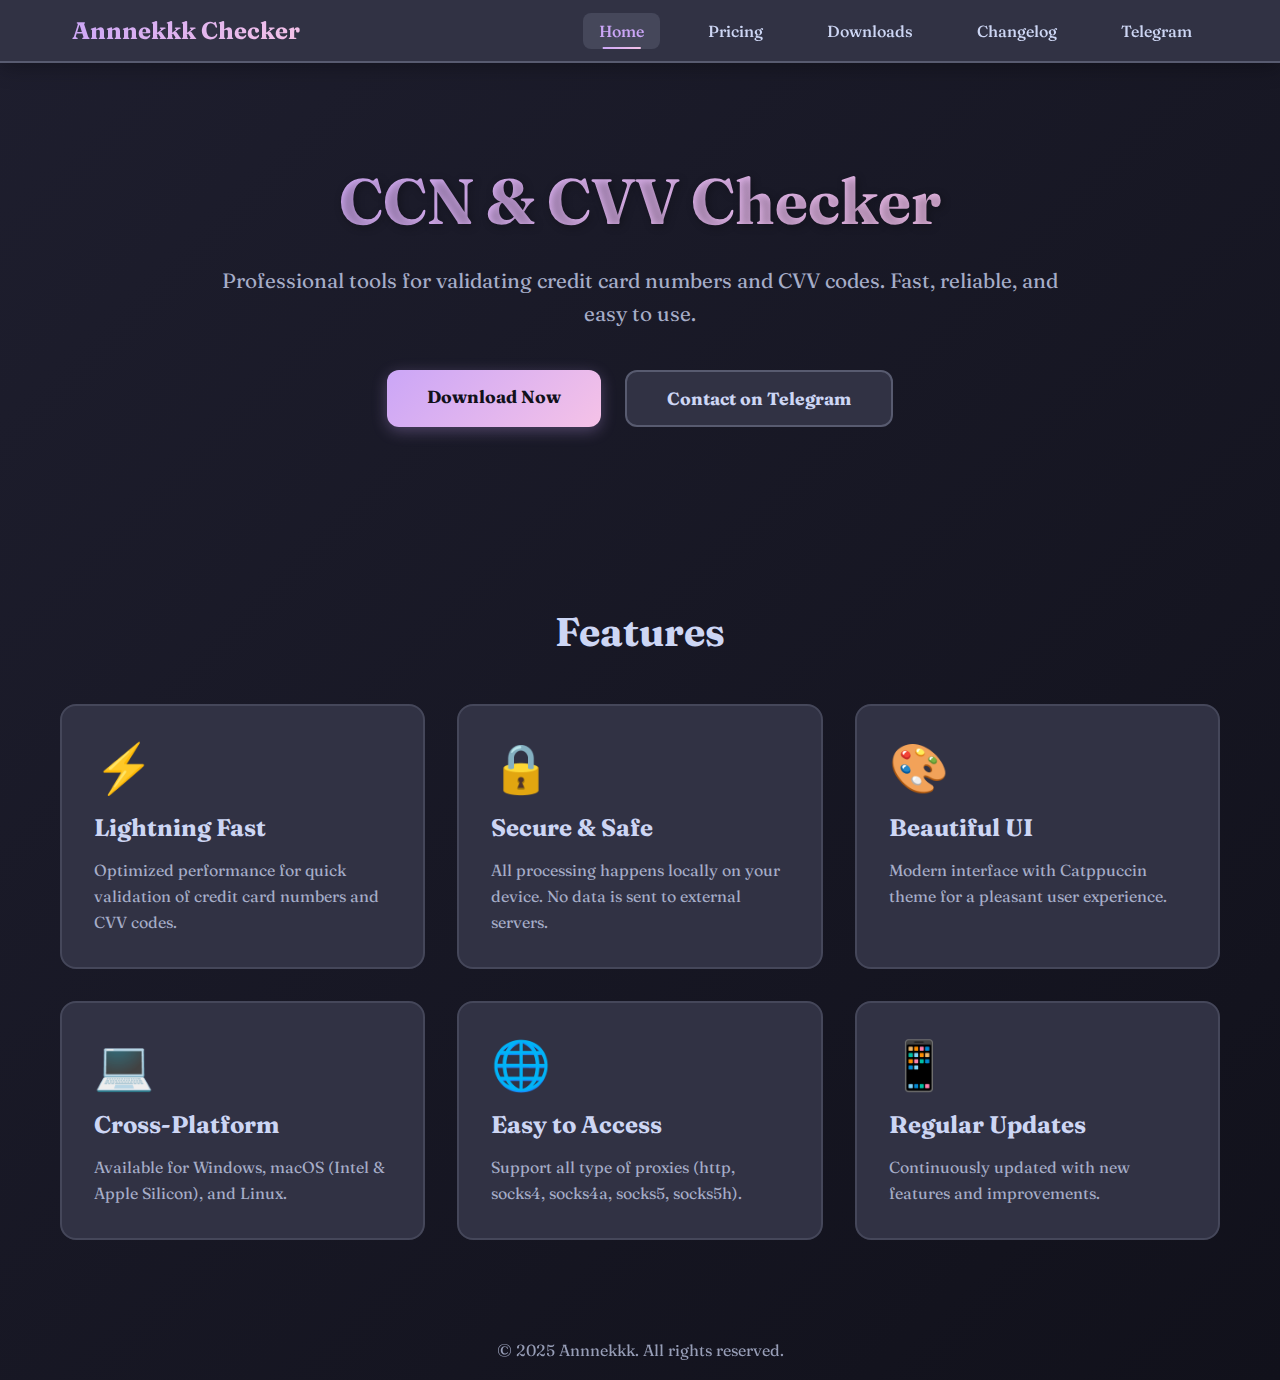
<file: index.html>
<!DOCTYPE html>
<html lang="en">
<head>
    <meta charset="UTF-8">
    <meta name="viewport" content="width=device-width, initial-scale=1.0">
    <title>Annnekkk Checker - Professional Card Validation Tools</title>

    <!-- SEO Meta Tags -->
    <meta name="description" content="Professional CCN and CVV checker tools. Fast, secure, and cross-platform validation with proxy support. Available for Windows, macOS, and Linux.">
    <meta name="keywords" content="CCN checker, CVV checker, card validator, credit card checker, proxy support, Windows, macOS, Linux">
    <meta name="author" content="Annnekkk">
    <meta name="robots" content="index, follow">

    <!-- Open Graph / Facebook -->
    <meta property="og:type" content="website">
    <meta property="og:url" content="https://checker.annnekkk.com/">
    <meta property="og:title" content="Annnekkk Checker - Professional Card Validation Tools">
    <meta property="og:description" content="Professional CCN and CVV checker tools. Fast, secure, and cross-platform validation with proxy support.">
    <meta property="og:image" content="https://checker.annnekkk.com/assets/favicon.png">

    <!-- Twitter -->
    <meta property="twitter:card" content="summary_large_image">
    <meta property="twitter:url" content="https://checker.annnekkk.com/">
    <meta property="twitter:title" content="Annnekkk Checker - Professional Card Validation Tools">
    <meta property="twitter:description" content="Professional CCN and CVV checker tools. Fast, secure, and cross-platform validation with proxy support.">
    <meta property="twitter:image" content="https://checker.annnekkk.com/assets/favicon.png">

    <!-- Telegram -->
    <meta name="telegram:channel" content="@checkerforrent">

    <!-- Favicon -->
    <link rel="icon" type="image/png" href="assets/favicon.png">
    <link rel="apple-touch-icon" href="assets/favicon.png">

    <!-- Google Fonts - Fraunces -->
    <link rel="preconnect" href="https://fonts.googleapis.com">
    <link rel="preconnect" href="https://fonts.gstatic.com" crossorigin>
    <link href="https://fonts.googleapis.com/css2?family=Fraunces:ital,opsz,wght@0,9..144,100..900;1,9..144,100..900&display=swap" rel="stylesheet">

    <!-- External Stylesheet -->
    <link rel="stylesheet" href="assets/styles.css">

    <!-- Analytics -->
    <script src="js/analytics.js"></script>
</head>
<body>
    <!-- Navigation -->
    <nav>
        <div class="nav-container">
            <a href="/" class="nav-brand">Annnekkk Checker</a>
            <button class="nav-toggle" onclick="toggleNav()">☰</button>
            <ul class="nav-links" id="navLinks">
                <li><a href="/" class="active">Home</a></li>
                <li><a href="/pricing">Pricing</a></li>
                <li><a href="/downloads">Downloads</a></li>
                <li><a href="/changelog">Changelog</a></li>
                <li><a href="https://t.me/checkerforrent" target="_blank">Telegram</a></li>
            </ul>
        </div>
    </nav>

    <!-- Hero Section -->
    <section class="hero">
        <h1>CCN & CVV Checker</h1>
        <p>Professional tools for validating credit card numbers and CVV codes. Fast, reliable, and easy to use.</p>
        <div class="hero-buttons">
            <a href="/downloads" class="btn btn-primary">Download Now</a>
            <a href="https://t.me/checkerforrent" class="btn btn-secondary" target="_blank">Contact on Telegram</a>
        </div>
    </section>

    <!-- Features Section -->
    <section class="features">
        <h2>Features</h2>
        <div class="features-grid">
            <div class="feature-card">
                <div class="feature-icon">⚡</div>
                <h3>Lightning Fast</h3>
                <p>Optimized performance for quick validation of credit card numbers and CVV codes.</p>
            </div>

            <div class="feature-card">
                <div class="feature-icon">🔒</div>
                <h3>Secure & Safe</h3>
                <p>All processing happens locally on your device. No data is sent to external servers.</p>
            </div>

            <div class="feature-card">
                <div class="feature-icon">🎨</div>
                <h3>Beautiful UI</h3>
                <p>Modern interface with Catppuccin theme for a pleasant user experience.</p>
            </div>

            <div class="feature-card">
                <div class="feature-icon">💻</div>
                <h3>Cross-Platform</h3>
                <p>Available for Windows, macOS (Intel & Apple Silicon), and Linux.</p>
            </div>

            <div class="feature-card">
                <div class="feature-icon">🌐</div>
                <h3>Easy to Access</h3>
                <p>Support all type of proxies (http, socks4, socks4a, socks5, socks5h).</p>
            </div>

            <div class="feature-card">
                <div class="feature-icon">📱</div>
                <h3>Regular Updates</h3>
                <p>Continuously updated with new features and improvements.</p>
            </div>
        </div>
    </section>

    <!-- Footer -->
    <footer>
        <p>&copy; 2025 Annnekkk. All rights reserved.</p>
    </footer>

    <!-- Mobile Navigation Script -->
    <script>
        function toggleNav() {
            const navLinks = document.getElementById('navLinks');
            navLinks.classList.toggle('active');
        }
    </script>
</body>
</html>
</file>
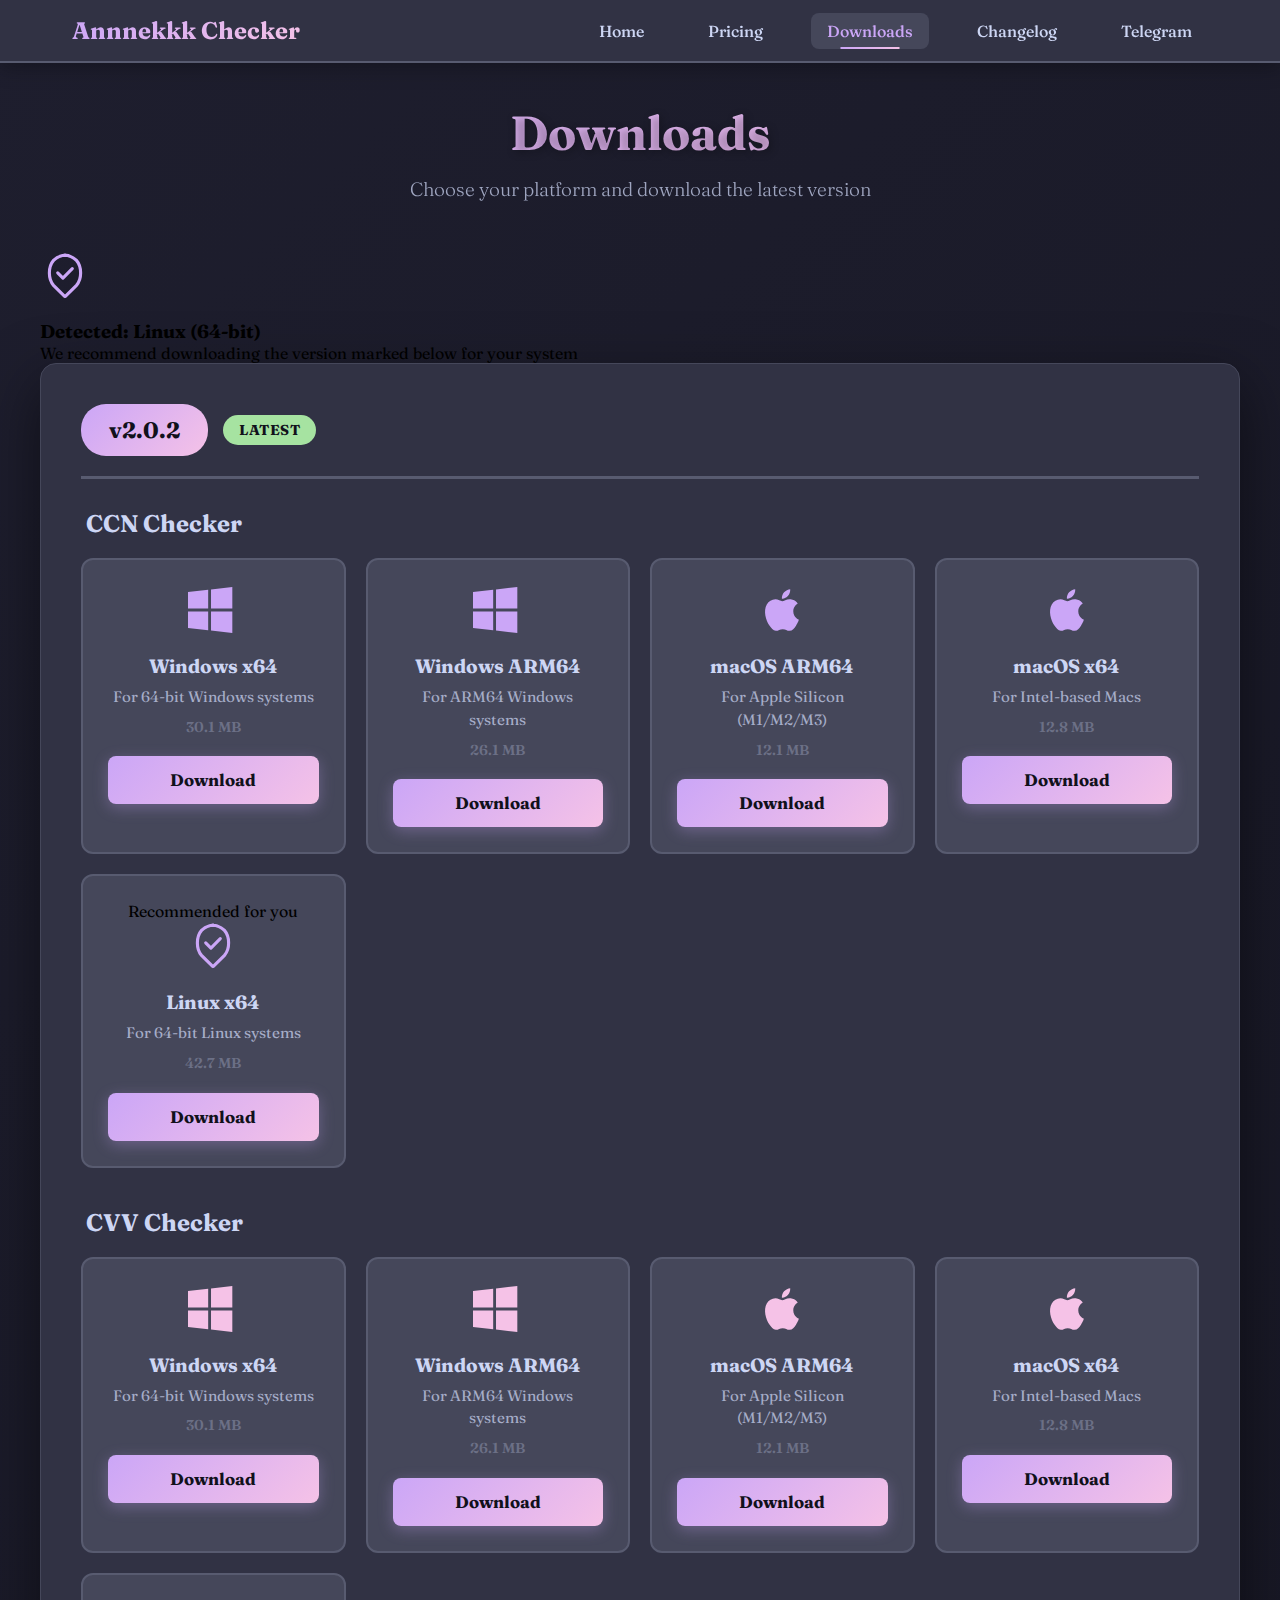
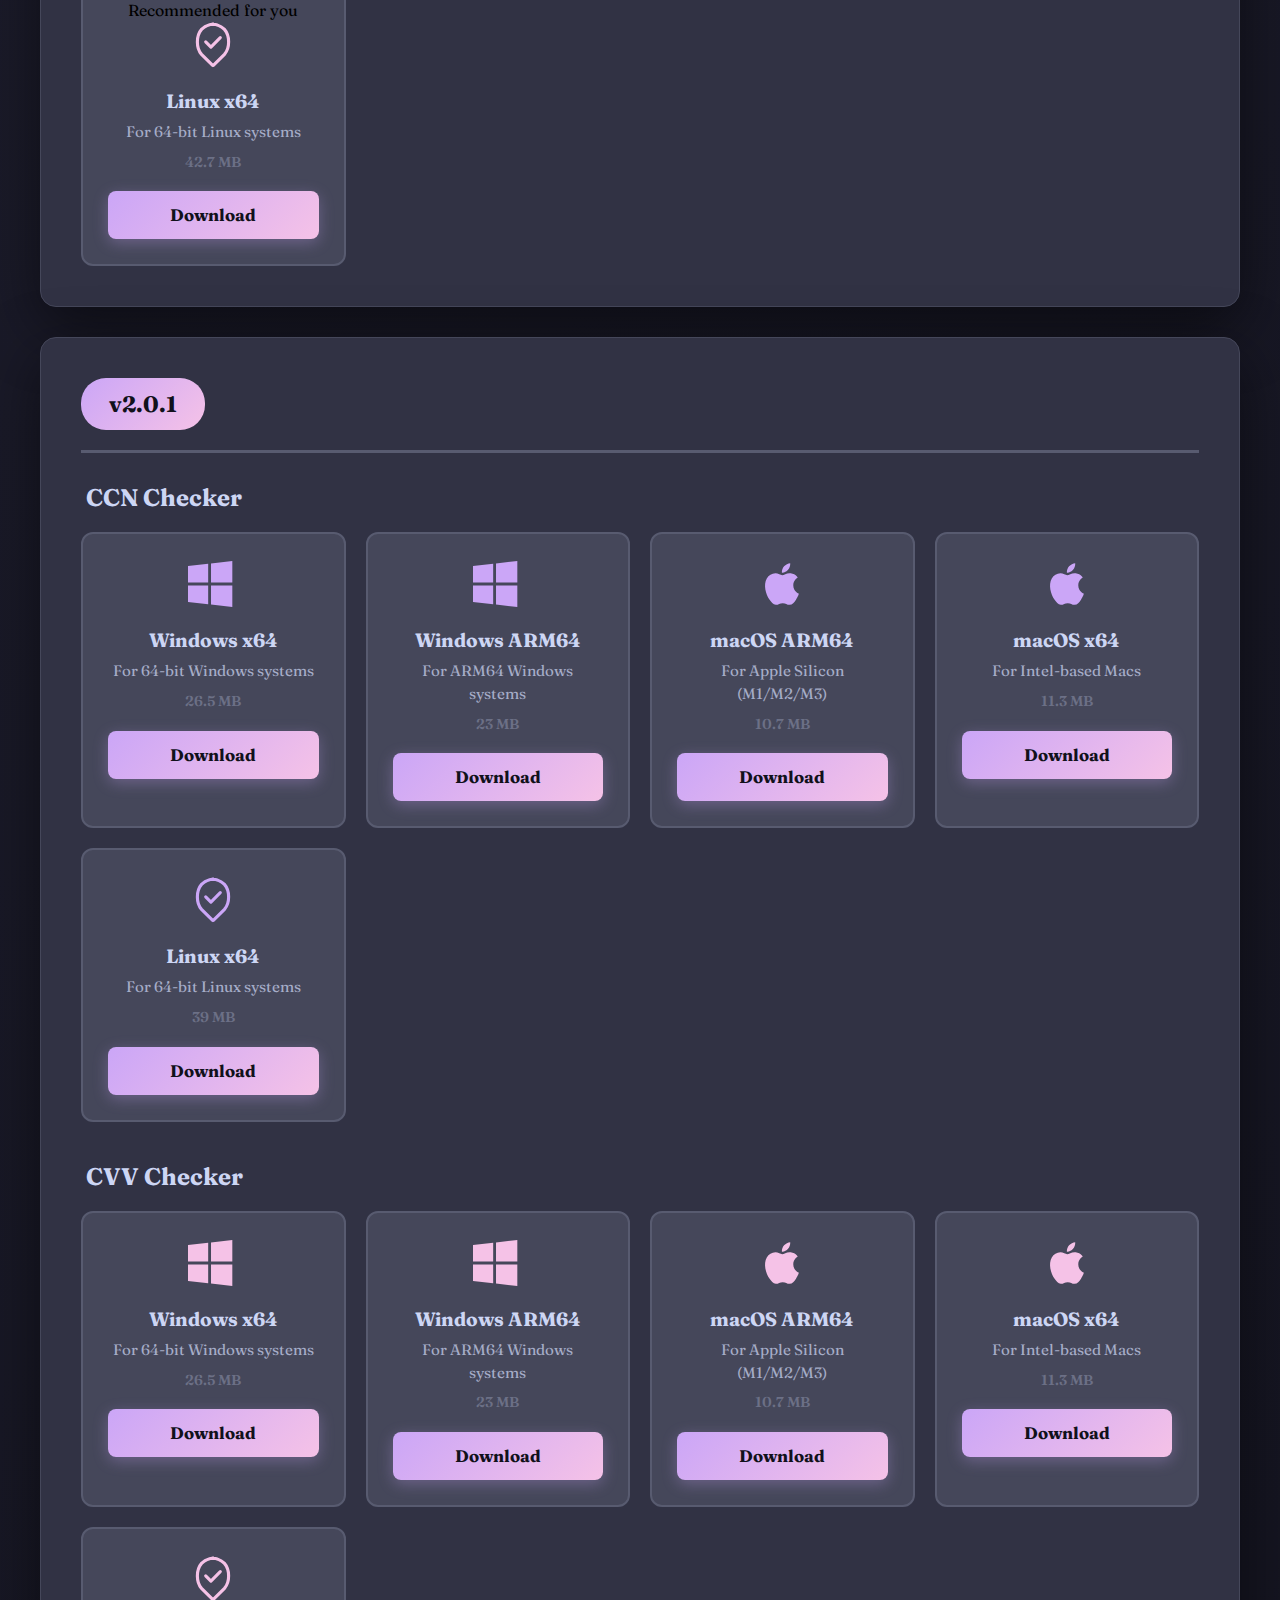
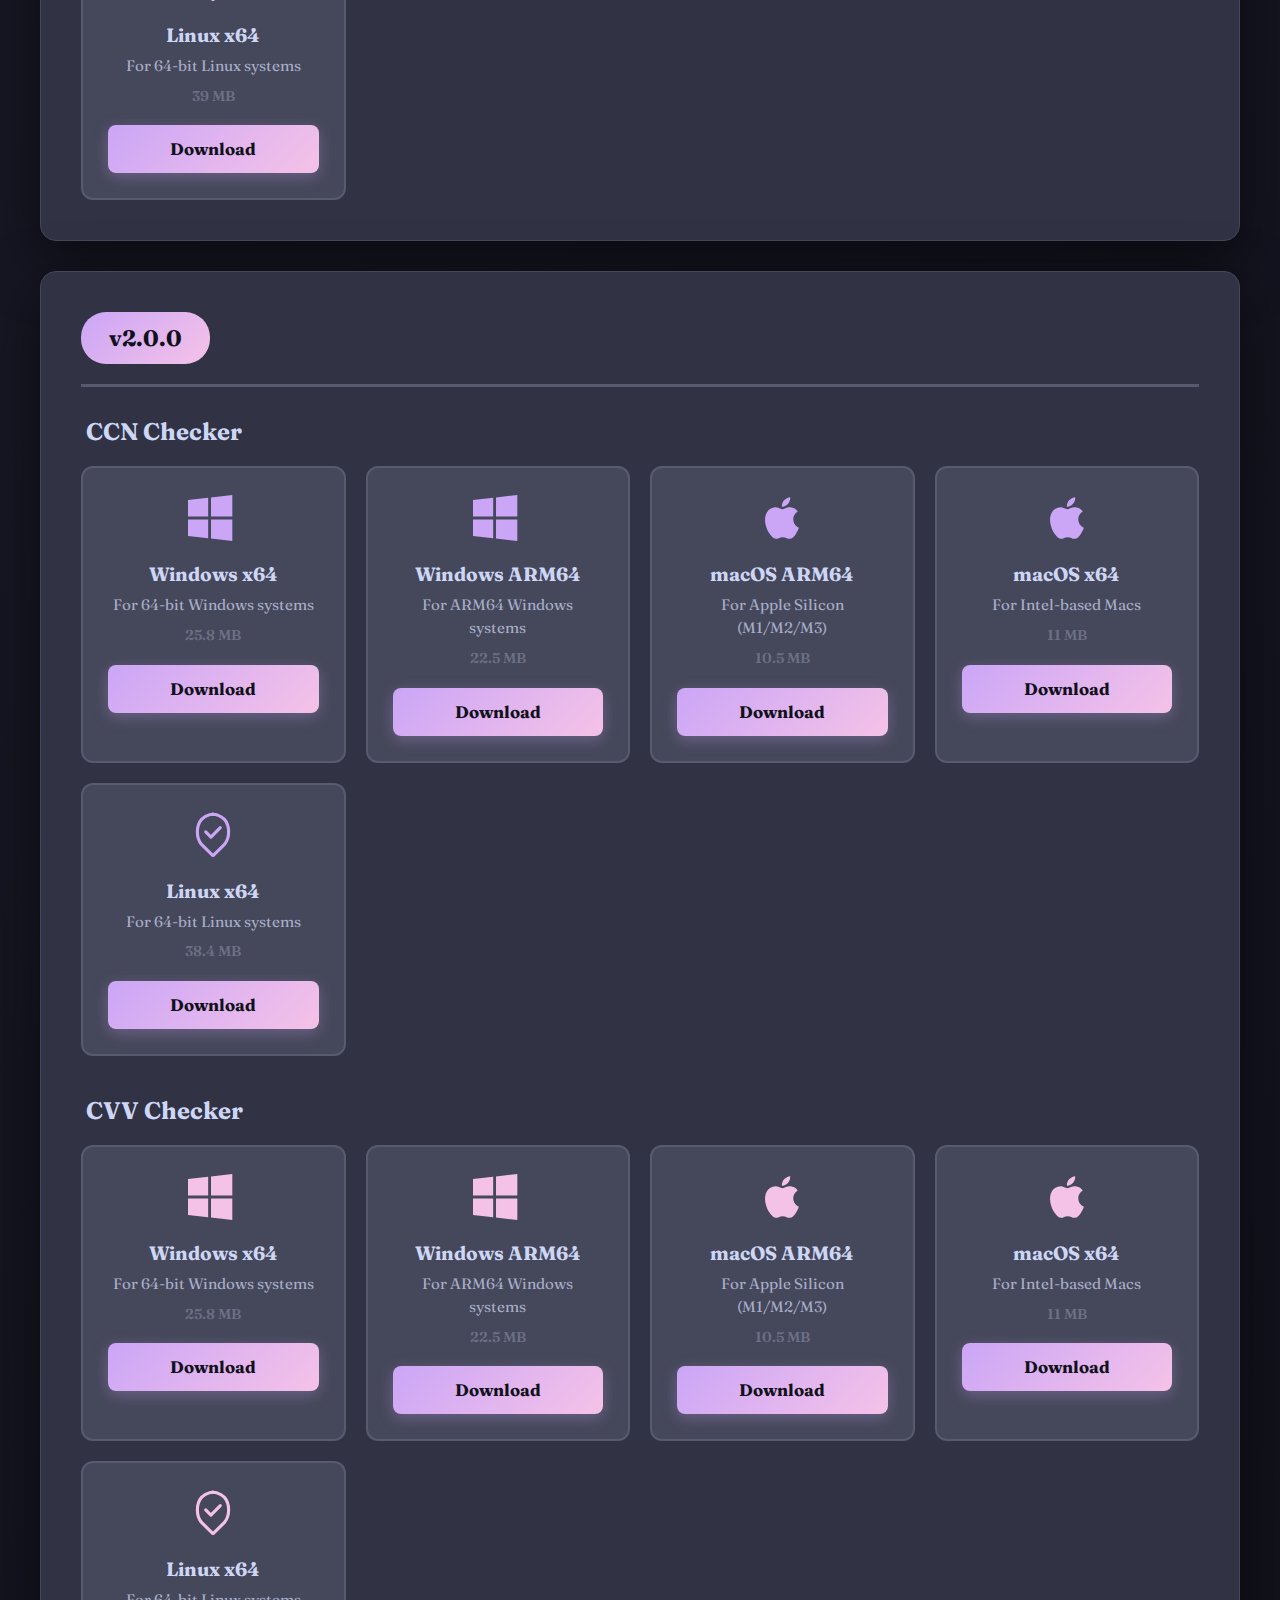
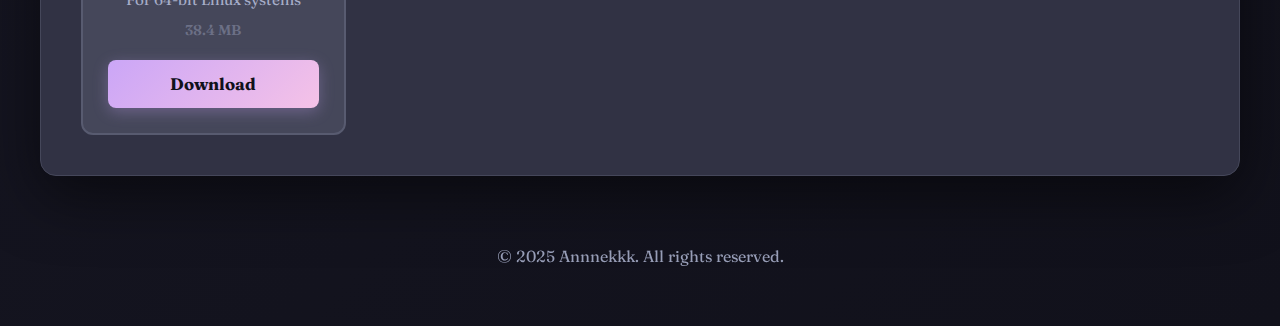
<file: downloads.html>
<!DOCTYPE html>
<html lang="en">
<head>
    <meta charset="UTF-8">
    <meta name="viewport" content="width=device-width, initial-scale=1.0">
    <title>Downloads - Annnekkk Checker | All Platforms</title>

    <!-- SEO Meta Tags -->
    <meta name="description" content="Download CCN and CVV checker tools for Windows, macOS (Intel & Apple Silicon), and Linux. Latest version available with automatic updates and proxy support.">
    <meta name="keywords" content="CCN checker download, CVV checker download, Windows download, macOS download, Linux download, card validator download">
    <meta name="author" content="Annnekkk">
    <meta name="robots" content="index, follow">

    <!-- Open Graph / Facebook -->
    <meta property="og:type" content="website">
    <meta property="og:url" content="https://checker.annnekkk.com/downloads.html">
    <meta property="og:title" content="Downloads - Annnekkk Checker">
    <meta property="og:description" content="Download CCN and CVV checker tools for Windows, macOS, and Linux. Latest version available.">
    <meta property="og:image" content="https://checker.annnekkk.com/assets/favicon.png">

    <!-- Twitter -->
    <meta property="twitter:card" content="summary_large_image">
    <meta property="twitter:url" content="https://checker.annnekkk.com/downloads.html">
    <meta property="twitter:title" content="Downloads - Annnekkk Checker">
    <meta property="twitter:description" content="Download CCN and CVV checker tools for Windows, macOS, and Linux. Latest version available.">
    <meta property="twitter:image" content="https://checker.annnekkk.com/assets/favicon.png">

    <!-- Telegram -->
    <meta name="telegram:channel" content="@checkerforrent">

    <!-- Favicon -->
    <link rel="icon" type="image/png" href="assets/favicon.png">
    <link rel="apple-touch-icon" href="assets/favicon.png">

    <!-- Google Fonts - Fraunces -->
    <link rel="preconnect" href="https://fonts.googleapis.com">
    <link rel="preconnect" href="https://fonts.gstatic.com" crossorigin>
    <link href="https://fonts.googleapis.com/css2?family=Fraunces:ital,opsz,wght@0,9..144,100..900;1,9..144,100..900&display=swap" rel="stylesheet">

    <!-- External Stylesheet -->
    <link rel="stylesheet" href="assets/styles.css">

    <!-- Analytics -->
    <script src="js/analytics.js"></script>
</head>
<body>
    <!-- Navigation -->
    <nav>
        <div class="nav-container">
            <a href="/" class="nav-brand">Annnekkk Checker</a>
            <button class="nav-toggle" onclick="toggleNav()">☰</button>
            <ul class="nav-links" id="navLinks">
                <li><a href="/">Home</a></li>
                <li><a href="/pricing">Pricing</a></li>
                <li><a href="/downloads" class="active">Downloads</a></li>
                <li><a href="/changelog">Changelog</a></li>
                <li><a href="https://t.me/checkerforrent" target="_blank">Telegram</a></li>
            </ul>
        </div>
    </nav>

    <div class="main-content">
        <div class="container">
            <header>
                <h1>Downloads</h1>
                <p class="subtitle">Choose your platform and download the latest version</p>
            </header>

            <!-- Downloads will be dynamically generated here -->
            <div id="downloads-container"></div>

            <footer>
                <p>&copy; 2025 Annnekkk. All rights reserved.</p>
            </footer>
        </div>
    </div>

    <!-- Load downloads data first, then the main script -->
    <script src="js/downloads-data.js"></script>
    <script src="js/downloads.js"></script>

    <!-- Mobile Navigation Script -->
    <script>
        function toggleNav() {
            const navLinks = document.getElementById('navLinks');
            navLinks.classList.toggle('active');
        }
    </script>
</body>
</html>
</file>
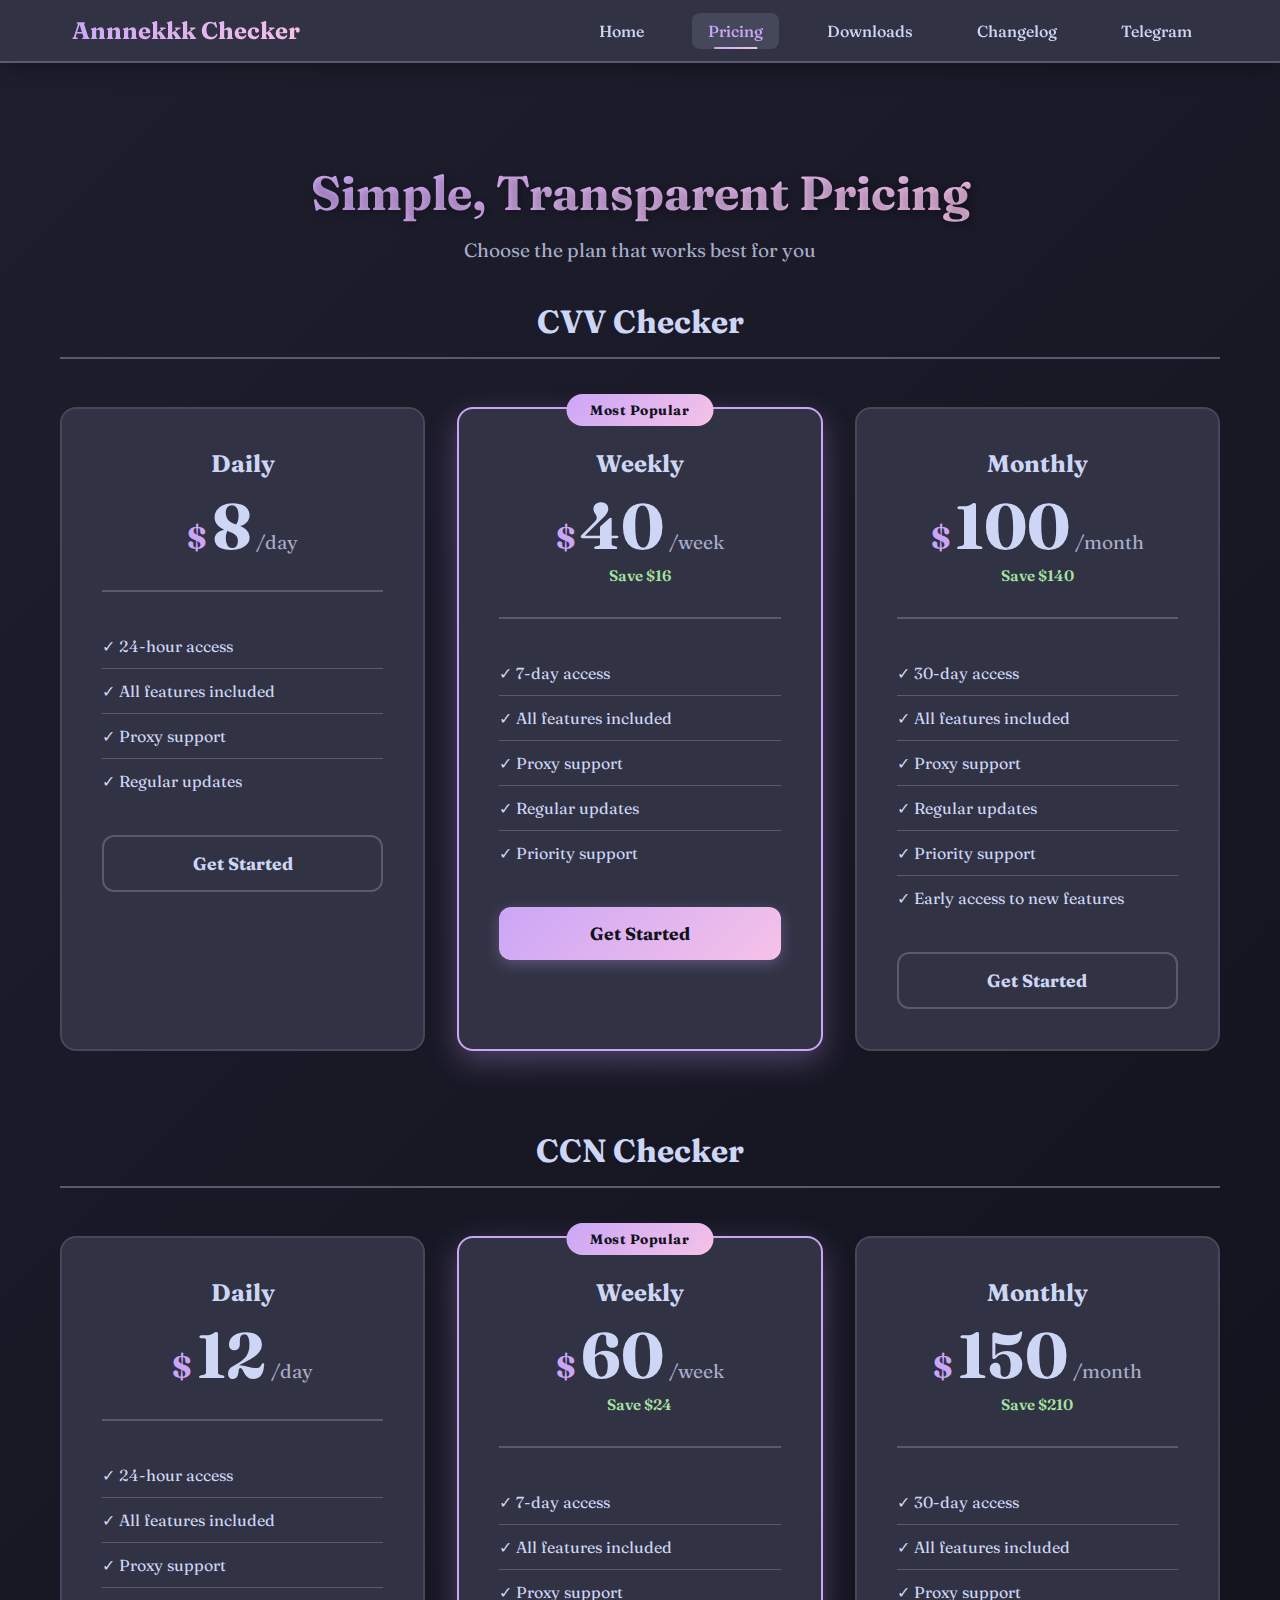
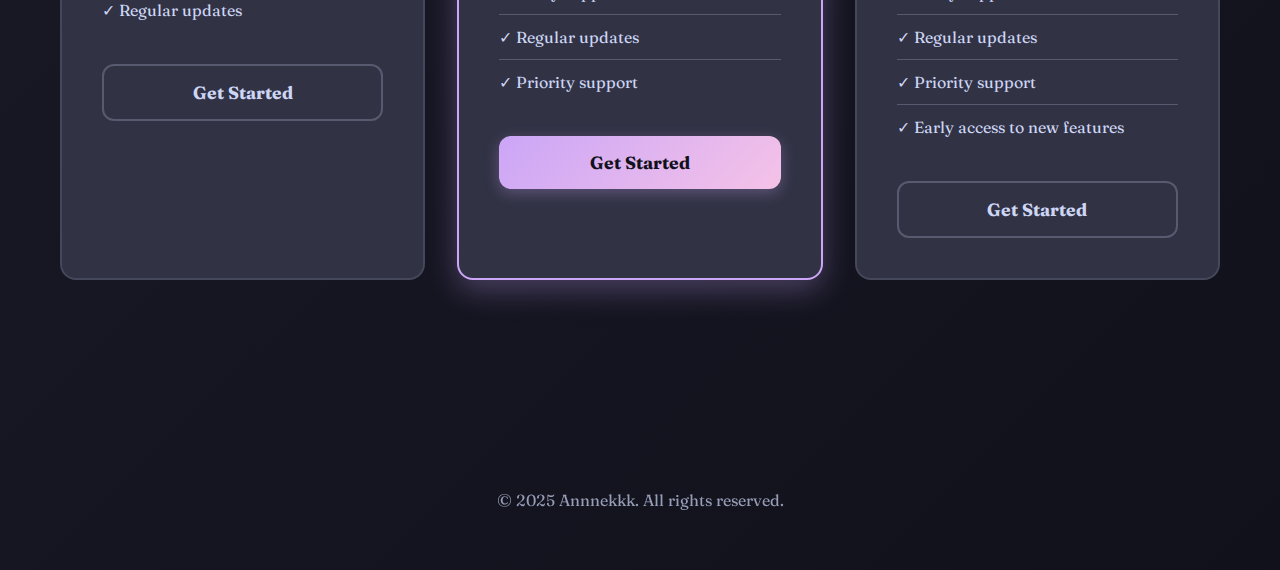
<file: pricing.html>
<!DOCTYPE html>
<html lang="en">
<head>
    <meta charset="UTF-8">
    <meta name="viewport" content="width=device-width, initial-scale=1.0">
    <title>Pricing - Annnekkk Checker | Transparent Plans</title>

    <!-- SEO Meta Tags -->
    <meta name="description" content="Simple and transparent pricing for CCN and CVV checker tools. Choose from daily, weekly, or monthly plans. CVV: $8/day, $40/week, $100/month. CCN: $12/day, $60/week, $150/month.">
    <meta name="keywords" content="CCN checker pricing, CVV checker cost, card validator pricing, subscription plans, daily weekly monthly">
    <meta name="author" content="Annnekkk">
    <meta name="robots" content="index, follow">

    <!-- Open Graph / Facebook -->
    <meta property="og:type" content="website">
    <meta property="og:url" content="https://checker.annnekkk.com/pricing.html">
    <meta property="og:title" content="Pricing - Annnekkk Checker">
    <meta property="og:description" content="Simple and transparent pricing. CVV: $8/day, $40/week, $100/month. CCN: $12/day, $60/week, $150/month.">
    <meta property="og:image" content="https://checker.annnekkk.com/assets/favicon.png">

    <!-- Twitter -->
    <meta property="twitter:card" content="summary_large_image">
    <meta property="twitter:url" content="https://checker.annnekkk.com/pricing.html">
    <meta property="twitter:title" content="Pricing - Annnekkk Checker">
    <meta property="twitter:description" content="Simple and transparent pricing. CVV: $8/day, $40/week, $100/month. CCN: $12/day, $60/week, $150/month.">
    <meta property="twitter:image" content="https://checker.annnekkk.com/assets/favicon.png">

    <!-- Telegram -->
    <meta name="telegram:channel" content="@checkerforrent">

    <!-- Favicon -->
    <link rel="icon" type="image/png" href="assets/favicon.png">
    <link rel="apple-touch-icon" href="assets/favicon.png">

    <!-- Google Fonts - Fraunces -->
    <link rel="preconnect" href="https://fonts.googleapis.com">
    <link rel="preconnect" href="https://fonts.gstatic.com" crossorigin>
    <link href="https://fonts.googleapis.com/css2?family=Fraunces:ital,opsz,wght@0,9..144,100..900;1,9..144,100..900&display=swap" rel="stylesheet">

    <!-- External Stylesheet -->
    <link rel="stylesheet" href="assets/styles.css">

    <!-- Analytics -->
    <script src="js/analytics.js"></script>
</head>
<body>
    <!-- Navigation -->
    <nav>
        <div class="nav-container">
            <a href="/" class="nav-brand">Annnekkk Checker</a>
            <button class="nav-toggle" onclick="toggleNav()">☰</button>
            <ul class="nav-links" id="navLinks">
                <li><a href="/">Home</a></li>
                <li><a href="/pricing" class="active">Pricing</a></li>
                <li><a href="/downloads">Downloads</a></li>
                <li><a href="/changelog">Changelog</a></li>
                <li><a href="https://t.me/checkerforrent" target="_blank">Telegram</a></li>
            </ul>
        </div>
    </nav>

    <div class="main-content">
        <div class="pricing-header">
            <h1>Simple, Transparent Pricing</h1>
            <p>Choose the plan that works best for you</p>
        </div>

        <div class="pricing-container">
            <!-- CVV Checker Pricing -->
            <div class="pricing-section">
                <h2 class="pricing-section-title">CVV Checker</h2>
                <div class="pricing-grid">
                    <div class="pricing-card">
                        <div class="pricing-card-header">
                            <h3>Daily</h3>
                            <div class="price">
                                <span class="currency">$</span>
                                <span class="amount">8</span>
                                <span class="period">/day</span>
                            </div>
                        </div>
                        <ul class="pricing-features">
                            <li>✓ 24-hour access</li>
                            <li>✓ All features included</li>
                            <li>✓ Proxy support</li>
                            <li>✓ Regular updates</li>
                        </ul>
                        <a href="/downloads" class="btn btn-secondary">Get Started</a>
                    </div>

                    <div class="pricing-card popular">
                        <div class="popular-badge">Most Popular</div>
                        <div class="pricing-card-header">
                            <h3>Weekly</h3>
                            <div class="price">
                                <span class="currency">$</span>
                                <span class="amount">40</span>
                                <span class="period">/week</span>
                            </div>
                            <div class="savings">Save $16</div>
                        </div>
                        <ul class="pricing-features">
                            <li>✓ 7-day access</li>
                            <li>✓ All features included</li>
                            <li>✓ Proxy support</li>
                            <li>✓ Regular updates</li>
                            <li>✓ Priority support</li>
                        </ul>
                        <a href="/downloads" class="btn btn-primary">Get Started</a>
                    </div>

                    <div class="pricing-card">
                        <div class="pricing-card-header">
                            <h3>Monthly</h3>
                            <div class="price">
                                <span class="currency">$</span>
                                <span class="amount">100</span>
                                <span class="period">/month</span>
                            </div>
                            <div class="savings">Save $140</div>
                        </div>
                        <ul class="pricing-features">
                            <li>✓ 30-day access</li>
                            <li>✓ All features included</li>
                            <li>✓ Proxy support</li>
                            <li>✓ Regular updates</li>
                            <li>✓ Priority support</li>
                            <li>✓ Early access to new features</li>
                        </ul>
                        <a href="/downloads" class="btn btn-secondary">Get Started</a>
                    </div>
                </div>
            </div>

            <!-- CCN Checker Pricing -->
            <div class="pricing-section">
                <h2 class="pricing-section-title">CCN Checker</h2>
                <div class="pricing-grid">
                    <div class="pricing-card">
                        <div class="pricing-card-header">
                            <h3>Daily</h3>
                            <div class="price">
                                <span class="currency">$</span>
                                <span class="amount">12</span>
                                <span class="period">/day</span>
                            </div>
                        </div>
                        <ul class="pricing-features">
                            <li>✓ 24-hour access</li>
                            <li>✓ All features included</li>
                            <li>✓ Proxy support</li>
                            <li>✓ Regular updates</li>
                        </ul>
                        <a href="/downloads" class="btn btn-secondary">Get Started</a>
                    </div>

                    <div class="pricing-card popular">
                        <div class="popular-badge">Most Popular</div>
                        <div class="pricing-card-header">
                            <h3>Weekly</h3>
                            <div class="price">
                                <span class="currency">$</span>
                                <span class="amount">60</span>
                                <span class="period">/week</span>
                            </div>
                            <div class="savings">Save $24</div>
                        </div>
                        <ul class="pricing-features">
                            <li>✓ 7-day access</li>
                            <li>✓ All features included</li>
                            <li>✓ Proxy support</li>
                            <li>✓ Regular updates</li>
                            <li>✓ Priority support</li>
                        </ul>
                        <a href="/downloads" class="btn btn-primary">Get Started</a>
                    </div>

                    <div class="pricing-card">
                        <div class="pricing-card-header">
                            <h3>Monthly</h3>
                            <div class="price">
                                <span class="currency">$</span>
                                <span class="amount">150</span>
                                <span class="period">/month</span>
                            </div>
                            <div class="savings">Save $210</div>
                        </div>
                        <ul class="pricing-features">
                            <li>✓ 30-day access</li>
                            <li>✓ All features included</li>
                            <li>✓ Proxy support</li>
                            <li>✓ Regular updates</li>
                            <li>✓ Priority support</li>
                            <li>✓ Early access to new features</li>
                        </ul>
                        <a href="/downloads" class="btn btn-secondary">Get Started</a>
                    </div>
                </div>
            </div>
        </div>

        <footer>
            <p>&copy; 2025 Annnekkk. All rights reserved.</p>
        </footer>
    </div>

    <!-- Mobile Navigation Script -->
    <script>
        function toggleNav() {
            const navLinks = document.getElementById('navLinks');
            navLinks.classList.toggle('active');
        }
    </script>
</body>
</html>
</file>
<file: assets/styles.css>
/* Catppuccin Mocha Color Palette */
:root {
    --ctp-rosewater: #f5e0dc;
    --ctp-flamingo: #f2cdcd;
    --ctp-pink: #f5c2e7;
    --ctp-mauve: #cba6f7;
    --ctp-red: #f38ba8;
    --ctp-maroon: #eba0ac;
    --ctp-peach: #fab387;
    --ctp-yellow: #f9e2af;
    --ctp-green: #a6e3a1;
    --ctp-teal: #94e2d5;
    --ctp-sky: #89dceb;
    --ctp-sapphire: #74c7ec;
    --ctp-blue: #89b4fa;
    --ctp-lavender: #b4befe;
    --ctp-text: #cdd6f4;
    --ctp-subtext1: #bac2de;
    --ctp-subtext0: #a6adc8;
    --ctp-overlay2: #9399b2;
    --ctp-overlay1: #7f849c;
    --ctp-overlay0: #6c7086;
    --ctp-surface2: #585b70;
    --ctp-surface1: #45475a;
    --ctp-surface0: #313244;
    --ctp-base: #1e1e2e;
    --ctp-mantle: #181825;
    --ctp-crust: #11111b;
}

/* Fraunces Font Configuration */
.fraunces-regular {
    font-family: "Fraunces", serif;
    font-optical-sizing: auto;
    font-weight: 400;
    font-style: normal;
    font-variation-settings:
        "SOFT" 0,
        "WONK" 0;
}

.fraunces-medium {
    font-family: "Fraunces", serif;
    font-optical-sizing: auto;
    font-weight: 500;
    font-style: normal;
    font-variation-settings:
        "SOFT" 0,
        "WONK" 0;
}

.fraunces-semibold {
    font-family: "Fraunces", serif;
    font-optical-sizing: auto;
    font-weight: 600;
    font-style: normal;
    font-variation-settings:
        "SOFT" 0,
        "WONK" 0;
}

.fraunces-bold {
    font-family: "Fraunces", serif;
    font-optical-sizing: auto;
    font-weight: 700;
    font-style: normal;
    font-variation-settings:
        "SOFT" 0,
        "WONK" 0;
}

.fraunces-light {
    font-family: "Fraunces", serif;
    font-optical-sizing: auto;
    font-weight: 300;
    font-style: normal;
    font-variation-settings:
        "SOFT" 0,
        "WONK" 0;
}

/* Base Styles */
* {
    margin: 0;
    padding: 0;
    box-sizing: border-box;
}

body {
    font-family: "Fraunces", serif;
    background: linear-gradient(135deg, var(--ctp-base) 0%, var(--ctp-crust) 100%);
    min-height: 100vh;
    font-optical-sizing: auto;
    font-variation-settings:
        "SOFT" 0,
        "WONK" 0;
}

/* Navbar */
nav {
    background: var(--ctp-surface0);
    border-bottom: 2px solid var(--ctp-surface2);
    padding: 0;
    position: sticky;
    top: 0;
    z-index: 1000;
    box-shadow: 0 4px 20px rgba(0, 0, 0, 0.3);
}

.nav-container {
    max-width: 1200px;
    margin: 0 auto;
    display: flex;
    justify-content: space-between;
    align-items: center;
    padding: 1rem 2rem;
}

.nav-brand {
    font-size: 1.5rem;
    font-weight: 700;
    background: linear-gradient(135deg, var(--ctp-mauve) 0%, var(--ctp-pink) 100%);
    -webkit-background-clip: text;
    -webkit-text-fill-color: transparent;
    background-clip: text;
    text-decoration: none;
    transition: opacity 0.3s ease;
}

.nav-brand:hover {
    opacity: 0.8;
}

.nav-links {
    display: flex;
    gap: 2rem;
    list-style: none;
    align-items: center;
}

.nav-links a {
    color: var(--ctp-text);
    text-decoration: none;
    font-weight: 500;
    transition: all 0.3s ease;
    padding: 0.5rem 1rem;
    border-radius: 8px;
    position: relative;
}

.nav-links a:hover {
    color: var(--ctp-mauve);
    background: var(--ctp-surface1);
}

.nav-links a.active {
    color: var(--ctp-mauve);
    background: var(--ctp-surface1);
}

.nav-links a.active::after {
    content: '';
    position: absolute;
    bottom: 0;
    left: 50%;
    transform: translateX(-50%);
    width: 50%;
    height: 2px;
    background: linear-gradient(135deg, var(--ctp-mauve) 0%, var(--ctp-pink) 100%);
}

/* Mobile Menu Toggle */
.nav-toggle {
    display: none;
    background: none;
    border: none;
    color: var(--ctp-text);
    font-size: 1.5rem;
    cursor: pointer;
    padding: 0.5rem;
}

/* Main Content */
.main-content {
    padding: 40px 20px;
}

.container {
    max-width: 1200px;
    margin: 0 auto;
}

/* Header */
header {
    text-align: center;
    color: var(--ctp-text);
    margin-bottom: 50px;
}

h1 {
    font-size: 3rem;
    margin-bottom: 15px;
    font-weight: 700;
    text-shadow: 2px 2px 8px rgba(0, 0, 0, 0.3);
    background: linear-gradient(135deg, var(--ctp-mauve) 0%, var(--ctp-pink) 100%);
    -webkit-background-clip: text;
    -webkit-text-fill-color: transparent;
    background-clip: text;
}

.subtitle {
    font-size: 1.2rem;
    opacity: 0.95;
    font-weight: 300;
    color: var(--ctp-subtext0);
}

/* Version Section */
.version-section {
    background: var(--ctp-surface0);
    border-radius: 16px;
    padding: 40px;
    margin-bottom: 30px;
    box-shadow: 0 20px 60px rgba(0, 0, 0, 0.5);
    border: 1px solid var(--ctp-surface1);
}

.version-header {
    display: flex;
    align-items: center;
    gap: 15px;
    margin-bottom: 30px;
    padding-bottom: 20px;
    border-bottom: 3px solid var(--ctp-surface2);
}

.version-tag {
    background: linear-gradient(135deg, var(--ctp-mauve) 0%, var(--ctp-pink) 100%);
    color: var(--ctp-crust);
    padding: 12px 28px;
    border-radius: 25px;
    font-weight: 700;
    font-size: 1.4rem;
}

.latest-badge {
    background: var(--ctp-green);
    color: var(--ctp-crust);
    padding: 6px 16px;
    border-radius: 15px;
    font-size: 0.9rem;
    font-weight: 700;
    letter-spacing: 0.5px;
}

/* App Section */
.app-section {
    margin-bottom: 40px;
}

.app-section:last-child {
    margin-bottom: 0;
}

.app-title {
    font-size: 1.5rem;
    color: var(--ctp-text);
    margin-bottom: 20px;
    font-weight: 700;
    padding-left: 5px;
}

/* Downloads Grid */
.downloads-grid {
    display: grid;
    grid-template-columns: repeat(auto-fill, minmax(260px, 1fr));
    gap: 20px;
}

/* Download Card */
.download-card {
    background: var(--ctp-surface1);
    border: 2px solid var(--ctp-surface2);
    border-radius: 12px;
    padding: 25px;
    transition: all 0.3s ease;
    text-align: center;
}

.download-card:hover {
    transform: translateY(-5px);
    box-shadow: 0 10px 30px rgba(203, 166, 247, 0.3);
    border-color: var(--ctp-mauve);
    background: var(--ctp-surface0);
}

.platform-icon {
    width: 50px;
    height: 50px;
    margin: 0 auto 15px;
}

.platform-name {
    font-weight: 700;
    color: var(--ctp-text);
    margin-bottom: 8px;
    font-size: 1.2rem;
}

.file-info {
    color: var(--ctp-subtext0);
    font-size: 0.95rem;
    margin-bottom: 18px;
    line-height: 1.5;
}

.file-size {
    display: block;
    margin-top: 8px;
    font-size: 0.9rem;
    color: var(--ctp-overlay0);
    font-weight: 600;
}

/* Download Button */
.download-btn {
    display: block;
    background: linear-gradient(135deg, var(--ctp-mauve) 0%, var(--ctp-pink) 100%);
    color: var(--ctp-crust);
    padding: 14px 24px;
    border-radius: 8px;
    text-decoration: none;
    font-weight: 700;
    font-size: 1.05rem;
    transition: all 0.3s ease;
    box-shadow: 0 4px 15px rgba(203, 166, 247, 0.3);
}

.download-btn:hover {
    transform: scale(1.05);
    box-shadow: 0 6px 25px rgba(203, 166, 247, 0.5);
}

/* Footer */
footer {
    text-align: center;
    color: var(--ctp-subtext0);
    margin-top: 50px;
    padding: 20px;
    font-size: 1rem;
    opacity: 0.9;
}

/* Hero Section */
.hero {
    text-align: center;
    padding: 100px 20px;
    max-width: 900px;
    margin: 0 auto;
}

.hero h1 {
    font-size: 4rem;
    margin-bottom: 1.5rem;
    font-weight: 700;
    background: linear-gradient(135deg, var(--ctp-mauve) 0%, var(--ctp-pink) 100%);
    -webkit-background-clip: text;
    -webkit-text-fill-color: transparent;
    background-clip: text;
    line-height: 1.2;
}

.hero p {
    font-size: 1.3rem;
    color: var(--ctp-subtext0);
    margin-bottom: 2.5rem;
    line-height: 1.6;
}

.hero-buttons {
    display: flex;
    gap: 1.5rem;
    justify-content: center;
    flex-wrap: wrap;
}

.btn {
    padding: 1rem 2.5rem;
    border-radius: 12px;
    text-decoration: none;
    font-weight: 700;
    font-size: 1.1rem;
    transition: all 0.3s ease;
    display: inline-block;
}

.btn-primary {
    background: linear-gradient(135deg, var(--ctp-mauve) 0%, var(--ctp-pink) 100%);
    color: var(--ctp-crust);
    box-shadow: 0 4px 15px rgba(203, 166, 247, 0.3);
}

.btn-primary:hover {
    transform: translateY(-2px);
    box-shadow: 0 6px 25px rgba(203, 166, 247, 0.5);
}

.btn-secondary {
    background: var(--ctp-surface0);
    color: var(--ctp-text);
    border: 2px solid var(--ctp-surface2);
}

.btn-secondary:hover {
    background: var(--ctp-surface1);
    border-color: var(--ctp-mauve);
}

/* Features Section */
.features {
    max-width: 1200px;
    margin: 80px auto;
    padding: 0 20px;
}

.features h2 {
    text-align: center;
    font-size: 2.5rem;
    color: var(--ctp-text);
    margin-bottom: 3rem;
}

.features-grid {
    display: grid;
    grid-template-columns: repeat(auto-fit, minmax(300px, 1fr));
    gap: 2rem;
}

.feature-card {
    background: var(--ctp-surface0);
    padding: 2rem;
    border-radius: 16px;
    border: 2px solid var(--ctp-surface1);
    transition: all 0.3s ease;
}

.feature-card:hover {
    border-color: var(--ctp-mauve);
    transform: translateY(-5px);
    box-shadow: 0 10px 30px rgba(203, 166, 247, 0.2);
}

.feature-icon {
    font-size: 3rem;
    margin-bottom: 1rem;
}

.feature-card h3 {
    color: var(--ctp-text);
    font-size: 1.5rem;
    margin-bottom: 1rem;
}

.feature-card p {
    color: var(--ctp-subtext0);
    line-height: 1.6;
}

/* Pricing Page */
.pricing-header {
    text-align: center;
    padding: 60px 20px 40px;
    max-width: 800px;
    margin: 0 auto;
}

.pricing-header h1 {
    font-size: 3rem;
    margin-bottom: 1rem;
    background: linear-gradient(135deg, var(--ctp-mauve) 0%, var(--ctp-pink) 100%);
    -webkit-background-clip: text;
    -webkit-text-fill-color: transparent;
    background-clip: text;
}

.pricing-header p {
    font-size: 1.2rem;
    color: var(--ctp-subtext0);
}

.pricing-container {
    max-width: 1200px;
    margin: 0 auto;
    padding: 0 20px 60px;
}

.pricing-section {
    margin-bottom: 80px;
}

.pricing-section-title {
    text-align: center;
    font-size: 2rem;
    color: var(--ctp-text);
    margin-bottom: 3rem;
    padding-bottom: 1rem;
    border-bottom: 2px solid var(--ctp-surface2);
}

.pricing-grid {
    display: grid;
    grid-template-columns: repeat(auto-fit, minmax(300px, 1fr));
    gap: 2rem;
    margin-bottom: 2rem;
}

.pricing-card {
    background: var(--ctp-surface0);
    border: 2px solid var(--ctp-surface1);
    border-radius: 16px;
    padding: 2.5rem;
    position: relative;
    transition: all 0.3s ease;
}

.pricing-card:hover {
    transform: translateY(-5px);
    box-shadow: 0 15px 40px rgba(203, 166, 247, 0.2);
    border-color: var(--ctp-mauve);
}

.pricing-card.popular {
    border-color: var(--ctp-mauve);
    box-shadow: 0 10px 30px rgba(203, 166, 247, 0.3);
}

.popular-badge {
    position: absolute;
    top: -15px;
    left: 50%;
    transform: translateX(-50%);
    background: linear-gradient(135deg, var(--ctp-mauve) 0%, var(--ctp-pink) 100%);
    color: var(--ctp-crust);
    padding: 0.5rem 1.5rem;
    border-radius: 20px;
    font-weight: 700;
    font-size: 0.85rem;
    letter-spacing: 0.5px;
}

.pricing-card-header {
    text-align: center;
    margin-bottom: 2rem;
    padding-bottom: 2rem;
    border-bottom: 2px solid var(--ctp-surface2);
}

.pricing-card-header h3 {
    font-size: 1.5rem;
    color: var(--ctp-text);
    margin-bottom: 1rem;
}

.price {
    display: flex;
    align-items: baseline;
    justify-content: center;
    gap: 0.3rem;
}

.currency {
    font-size: 2rem;
    color: var(--ctp-mauve);
    font-weight: 700;
}

.amount {
    font-size: 4rem;
    color: var(--ctp-text);
    font-weight: 700;
    line-height: 1;
}

.period {
    font-size: 1.2rem;
    color: var(--ctp-subtext0);
}

.savings {
    margin-top: 0.5rem;
    color: var(--ctp-green);
    font-weight: 600;
    font-size: 0.95rem;
}

.pricing-features {
    list-style: none;
    margin-bottom: 2rem;
}

.pricing-features li {
    color: var(--ctp-text);
    padding: 0.75rem 0;
    border-bottom: 1px solid var(--ctp-surface2);
    font-size: 1rem;
}

.pricing-features li:last-child {
    border-bottom: none;
}

.pricing-card .btn {
    width: 100%;
    text-align: center;
}

/* Responsive Design */
@media (max-width: 768px) {
    .nav-toggle {
        display: block;
    }

    .nav-links {
        display: none;
        position: absolute;
        top: 100%;
        left: 0;
        right: 0;
        background: var(--ctp-surface0);
        flex-direction: column;
        gap: 0;
        border-top: 2px solid var(--ctp-surface2);
        box-shadow: 0 10px 30px rgba(0, 0, 0, 0.5);
    }

    .nav-links.active {
        display: flex;
    }

    .nav-links li {
        width: 100%;
    }

    .nav-links a {
        display: block;
        padding: 1rem 2rem;
        border-radius: 0;
    }

    .hero h1 {
        font-size: 2.5rem;
    }

    .hero p {
        font-size: 1.1rem;
    }

    .hero-buttons {
        flex-direction: column;
        align-items: center;
    }

    .btn {
        width: 100%;
        max-width: 300px;
    }

    h1 {
        font-size: 2rem;
    }

    .version-section {
        padding: 25px;
    }

    .downloads-grid {
        grid-template-columns: 1fr;
    }
}
</file>
